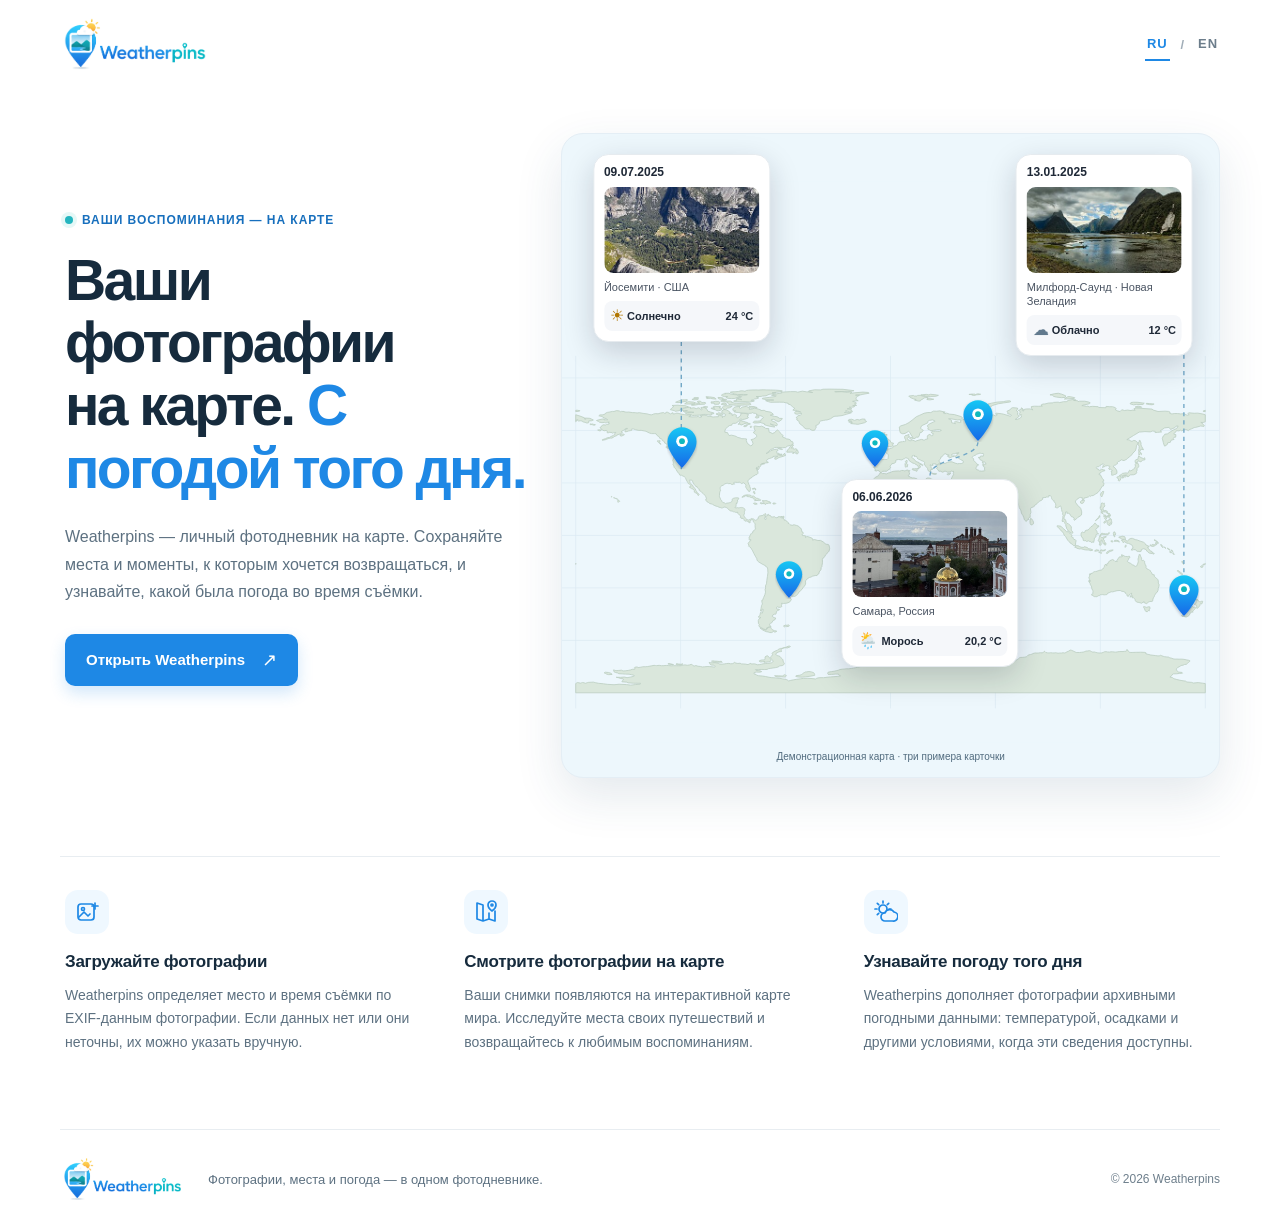
<file: index.html>
<!doctype html>
<html lang="ru">
<head>
  <meta charset="utf-8">
  <meta name="viewport" content="width=device-width, initial-scale=1">
  <meta name="theme-color" content="#ffffff">
  <meta name="description" content="Weatherpins — личный фотодневник на карте. Фотографии, места и погода в одном месте.">
  <link rel="canonical" href="https://weatherpins.ru/">
  <link rel="alternate" hreflang="ru" href="https://weatherpins.ru/">
  <link rel="alternate" hreflang="en" href="https://weatherpins.ru/en/">
  <link rel="alternate" hreflang="x-default" href="https://weatherpins.ru/">
  <link rel="icon" href="assets/images/favicon.ico">
  <link rel="stylesheet" href="assets/css/styles.css">
  <title>Weatherpins — фотографии, места и погода</title>
</head>
<body>
  <header class="site-header">
    <a class="brand" href="index.html" aria-label="Weatherpins — главная"><img src="assets/images/weatherpins-logo.png" alt="Weatherpins" width="150" height="60"></a>
    <nav class="language" aria-label="Выбор языка"><a class="active" href="index.html" lang="ru" aria-current="page">RU</a><span aria-hidden="true">/</span><a href="en/index.html" lang="en">EN</a></nav>
  </header>
  <main>
    <section class="hero" aria-labelledby="hero-title">
      <div class="hero-copy"><p class="eyebrow"><span class="eyebrow-dot"></span> Ваши воспоминания — на карте</p>
        <h1 id="hero-title">Ваши фотографии<br>на карте. <span>С погодой того дня.</span></h1>
        <p class="intro">Weatherpins — личный фотодневник на карте. Сохраняйте места и моменты, к которым хочется возвращаться, и узнавайте, какой была погода во время съёмки.</p>
        <a class="primary-button" href="https://weatherpins.pythonanywhere.com/photos/">Открыть Weatherpins <span aria-hidden="true">↗</span></a>
      </div>
      <figure class="map-card" aria-labelledby="map-caption">
        <div class="map-scene">
          <div class="map-geography" aria-hidden="true">
            <img class="map-base" src="assets/images/map-illustration.svg" alt="">
            <svg class="desktop-connectors" viewBox="0 0 960 820" fill="none" aria-hidden="true"><path d="M174.4 420.8V170M909.1 631.4V170M608 381.3C608 405 538 405 538 430"/></svg>
            <span class="geo-point point-yosemite" data-state="open" data-lon="-119.572" data-lat="37.728" style="--x:18.1695%;--y:51.3178%;--mobile-y:32.2868%" title="Йосемити, США"><img src="assets/images/map-pin.svg" alt=""></span>
            <span class="geo-point point-milford" data-state="open" data-lon="167.926" data-lat="-44.671" style="--x:94.7025%;--y:76.9977%;--mobile-y:69.8895%" title="Милфорд-Саунд, Новая Зеландия"><img src="assets/images/map-pin.svg" alt=""></span>
            <span class="geo-point point-samara" data-state="open" data-lon="50.1" data-lat="53.2" style="--x:63.3368%;--y:46.4959%;--mobile-y:25.2261%" title="Самара, Россия"><img src="assets/images/map-pin.svg" alt=""></span>
            <span class="geo-point point-lisbon" data-state="closed" data-lon="-9.139" data-lat="38.722" style="--x:47.5672%;--y:51.0080%;--mobile-y:31.8331%" title="Лиссабон"><img src="assets/images/map-pin.svg" alt=""></span>
            <span class="geo-point point-buenos-aires" data-state="closed" data-lon="-58.382" data-lat="-34.604" style="--x:34.4585%;--y:73.8603%;--mobile-y:65.2954%" title="Буэнос-Айрес"><img src="assets/images/map-pin.svg" alt=""></span>
          </div>
          <div class="demo-card demo-card-yosemite">
            <time datetime="2025-07-09">09.07.2025</time>
            <div class="demo-photo"><img src="assets/images/demo-yosemite.jpg" alt="Солнечная долина Йосемити, вид с Glacier Point" width="330" height="248"></div>
            <p class="demo-place">Йосемити · США</p>
            <div class="demo-weather"><span><span class="weather-symbol yosemite" aria-hidden="true">☀</span> Солнечно</span><strong>24 °C</strong></div>
          </div>
          <div class="demo-card demo-card-samara">
            <time datetime="2026-06-06T13:26">06.06.2026</time>
            <div class="demo-photo"><img src="assets/images/demo-samara.jpg" alt="Вид на самарский пивзавод и Волгу" width="600" height="360"></div>
            <p class="demo-place">Самара, Россия</p>
            <div class="demo-weather"><span><span class="weather-symbol samara" aria-hidden="true">🌦️</span> Морось</span><strong>20,2 °C</strong></div>
          </div>
          <div class="demo-card demo-card-milford">
            <time datetime="2025-01-13">13.01.2025</time>
            <div class="demo-photo"><img src="assets/images/demo-milford.jpg" alt="Облака над горами и водой Милфорд-Саунд" width="330" height="186"></div>
            <p class="demo-place">Милфорд-Саунд · Новая Зеландия</p>
            <div class="demo-weather"><span><span class="weather-symbol milford" aria-hidden="true">☁</span> Облачно</span><strong>12 °C</strong></div>
          </div>
        </div>
        <figcaption id="map-caption">Демонстрационная карта · три примера карточки<span class="visually-hidden">. Статическая иллюстрация отдельных состояний интерфейса. В приложении одновременно открыта одна карточка. Дата и погода Самары предоставлены владельцем; данные двух других карточек демонстрационные. Две другие точки: Лиссабон и Буэнос-Айрес.</span></figcaption>
      </figure>
    </section>
    <section class="features" aria-label="Возможности Weatherpins">
      <article class="feature"><div class="feature-icon" aria-hidden="true"><img src="assets/images/feature-photo.svg" alt="" width="24" height="24"></div><h2>Загружайте фотографии</h2><p>Weatherpins определяет место и время съёмки по EXIF-данным фотографии. Если данных нет или они неточны, их можно указать вручную.</p></article>
      <article class="feature"><div class="feature-icon" aria-hidden="true"><img src="assets/images/feature-map.svg" alt="" width="24" height="24"></div><h2>Смотрите фотографии на карте</h2><p>Ваши снимки появляются на интерактивной карте мира. Исследуйте места своих путешествий и возвращайтесь к любимым воспоминаниям.</p></article>
      <article class="feature"><div class="feature-icon" aria-hidden="true"><img src="assets/images/feature-weather.svg" alt="" width="24" height="24"></div><h2>Узнавайте погоду того дня</h2><p>Weatherpins дополняет фотографии архивными погодными данными: температурой, осадками и другими условиями, когда эти сведения доступны.</p></article>
    </section>
  </main>
  <footer class="site-footer"><a class="footer-brand" href="index.html" aria-label="Weatherpins — главная"><img src="assets/images/weatherpins-logo.png" alt="Weatherpins" width="125" height="50"></a><p>Фотографии, места и погода — в одном фотодневнике.</p><p class="footer-copyright">© 2026 Weatherpins</p></footer>
</body>
</html>
</file>
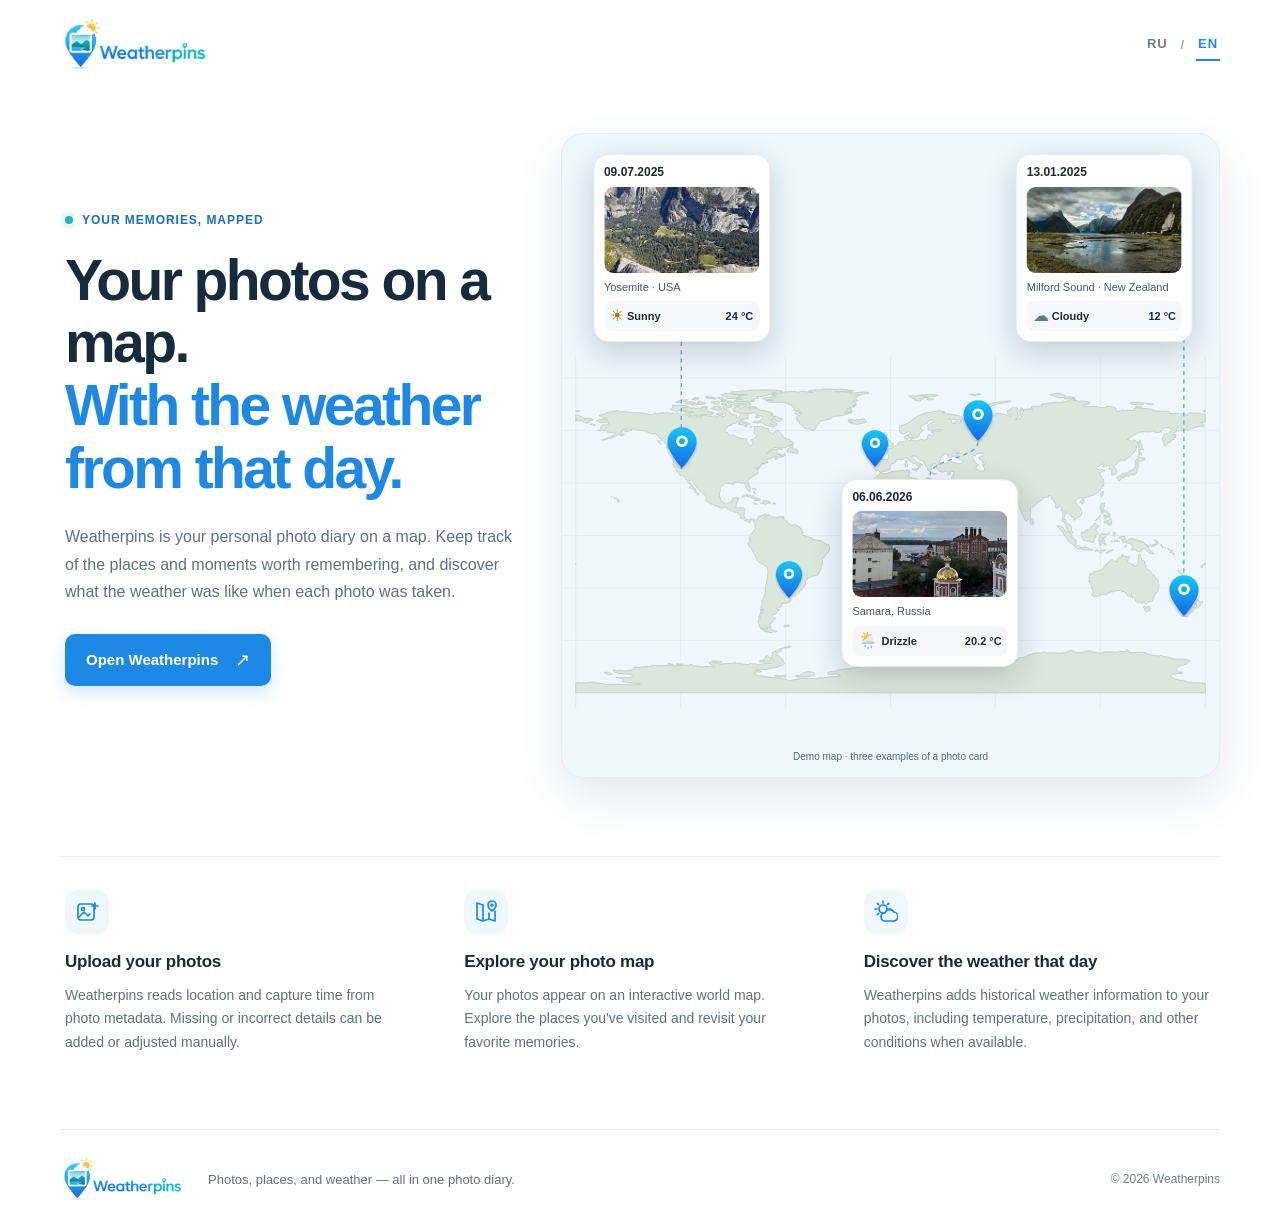
<file: en/index.html>
<!doctype html>
<html lang="en">
<head>
  <meta charset="utf-8">
  <meta name="viewport" content="width=device-width, initial-scale=1">
  <meta name="theme-color" content="#ffffff">
  <meta name="description" content="Weatherpins is your personal photo diary on a map. Photos, places, and weather together.">
  <link rel="canonical" href="https://weatherpins.ru/en/">
  <link rel="alternate" hreflang="ru" href="https://weatherpins.ru/">
  <link rel="alternate" hreflang="en" href="https://weatherpins.ru/en/">
  <link rel="alternate" hreflang="x-default" href="https://weatherpins.ru/">
  <link rel="icon" href="../assets/images/favicon.ico">
  <link rel="stylesheet" href="../assets/css/styles.css">
  <title>Weatherpins — photos, places, and weather</title>
</head>
<body>
  <header class="site-header">
    <a class="brand" href="index.html" aria-label="Weatherpins home"><img src="../assets/images/weatherpins-logo.png" alt="Weatherpins" width="150" height="60"></a>
    <nav class="language" aria-label="Language selection"><a href="../index.html" lang="ru">RU</a><span aria-hidden="true">/</span><a class="active" href="index.html" lang="en" aria-current="page">EN</a></nav>
  </header>
  <main>
    <section class="hero" aria-labelledby="hero-title">
      <div class="hero-copy"><p class="eyebrow"><span class="eyebrow-dot"></span> Your memories, mapped</p>
        <h1 id="hero-title">Your photos on a map.<br><span>With the weather from that day.</span></h1>
        <p class="intro">Weatherpins is your personal photo diary on a map. Keep track of the places and moments worth remembering, and discover what the weather was like when each photo was taken.</p>
        <a class="primary-button" href="https://weatherpins.pythonanywhere.com/photos/">Open Weatherpins <span aria-hidden="true">↗</span></a>
      </div>
      <figure class="map-card" aria-labelledby="map-caption">
        <div class="map-scene">
          <div class="map-geography" aria-hidden="true">
            <img class="map-base" src="../assets/images/map-illustration.svg" alt="">
            <svg class="desktop-connectors" viewBox="0 0 960 820" fill="none" aria-hidden="true"><path d="M174.4 420.8V170M909.1 631.4V170M608 381.3C608 405 538 405 538 430"/></svg>
            <span class="geo-point point-yosemite" data-state="open" data-lon="-119.572" data-lat="37.728" style="--x:18.1695%;--y:51.3178%;--mobile-y:32.2868%" title="Yosemite, USA"><img src="../assets/images/map-pin.svg" alt=""></span>
            <span class="geo-point point-milford" data-state="open" data-lon="167.926" data-lat="-44.671" style="--x:94.7025%;--y:76.9977%;--mobile-y:69.8895%" title="Milford Sound, New Zealand"><img src="../assets/images/map-pin.svg" alt=""></span>
            <span class="geo-point point-samara" data-state="open" data-lon="50.1" data-lat="53.2" style="--x:63.3368%;--y:46.4959%;--mobile-y:25.2261%" title="Samara, Russia"><img src="../assets/images/map-pin.svg" alt=""></span>
            <span class="geo-point point-lisbon" data-state="closed" data-lon="-9.139" data-lat="38.722" style="--x:47.5672%;--y:51.0080%;--mobile-y:31.8331%" title="Lisbon"><img src="../assets/images/map-pin.svg" alt=""></span>
            <span class="geo-point point-buenos-aires" data-state="closed" data-lon="-58.382" data-lat="-34.604" style="--x:34.4585%;--y:73.8603%;--mobile-y:65.2954%" title="Buenos Aires"><img src="../assets/images/map-pin.svg" alt=""></span>
          </div>
          <div class="demo-card demo-card-yosemite">
            <time datetime="2025-07-09">09.07.2025</time>
            <div class="demo-photo"><img src="../assets/images/demo-yosemite.jpg" alt="Sunlit Yosemite Valley from Glacier Point" width="330" height="248"></div>
            <p class="demo-place">Yosemite · USA</p>
            <div class="demo-weather"><span><span class="weather-symbol yosemite" aria-hidden="true">☀</span> Sunny</span><strong>24 °C</strong></div>
          </div>
          <div class="demo-card demo-card-samara">
            <time datetime="2026-06-06T13:26">06.06.2026</time>
            <div class="demo-photo"><img src="../assets/images/demo-samara.jpg" alt="View of the Samara brewery and the Volga River" width="600" height="360"></div>
            <p class="demo-place">Samara, Russia</p>
            <div class="demo-weather"><span><span class="weather-symbol samara" aria-hidden="true">🌦️</span> Drizzle</span><strong>20.2 °C</strong></div>
          </div>
          <div class="demo-card demo-card-milford">
            <time datetime="2025-01-13">13.01.2025</time>
            <div class="demo-photo"><img src="../assets/images/demo-milford.jpg" alt="Clouds over Milford Sound mountains and water" width="330" height="186"></div>
            <p class="demo-place">Milford Sound · New Zealand</p>
            <div class="demo-weather"><span><span class="weather-symbol milford" aria-hidden="true">☁</span> Cloudy</span><strong>12 °C</strong></div>
          </div>
        </div>
        <figcaption id="map-caption">Demo map · three examples of a photo card<span class="visually-hidden">. Static illustration of separate interface states. The app opens one card at a time. Samara's date and weather were provided by the project owner; the other two cards use demo data. The other two points are Lisbon and Buenos Aires.</span></figcaption>
      </figure>
    </section>
    <section class="features" aria-label="Weatherpins features">
      <article class="feature"><div class="feature-icon" aria-hidden="true"><img src="../assets/images/feature-photo.svg" alt="" width="24" height="24"></div><h2>Upload your photos</h2><p>Weatherpins reads location and capture time from photo metadata. Missing or incorrect details can be added or adjusted manually.</p></article>
      <article class="feature"><div class="feature-icon" aria-hidden="true"><img src="../assets/images/feature-map.svg" alt="" width="24" height="24"></div><h2>Explore your photo map</h2><p>Your photos appear on an interactive world map. Explore the places you've visited and revisit your favorite memories.</p></article>
      <article class="feature"><div class="feature-icon" aria-hidden="true"><img src="../assets/images/feature-weather.svg" alt="" width="24" height="24"></div><h2>Discover the weather that day</h2><p>Weatherpins adds historical weather information to your photos, including temperature, precipitation, and other conditions when available.</p></article>
    </section>
  </main>
  <footer class="site-footer"><a class="footer-brand" href="index.html" aria-label="Weatherpins home"><img src="../assets/images/weatherpins-logo.png" alt="Weatherpins" width="125" height="50"></a><p>Photos, places, and weather — all in one photo diary.</p><p class="footer-copyright">© 2026 Weatherpins</p></footer>
</body>
</html>
</file>
<file: assets/css/styles.css>
@charset "UTF-8";
:root{color-scheme:light;--blue:#1e88e5;--blue-dark:#176fbd;--ink:#162b3d;--muted:#5d7181;--line:#e8edf1;--pale:#eff8ff;--page:#fff;--shadow:0 18px 48px rgba(30,74,108,.12);font-family:Inter,"Segoe UI",Arial,sans-serif;font-synthesis:none;text-rendering:optimizeLegibility;-webkit-font-smoothing:antialiased}
*{box-sizing:border-box}
html{scroll-behavior:smooth}
body{margin:0;background:var(--page);color:var(--ink);min-width:320px}
a{color:inherit}
.site-header,main,.site-footer{width:min(1160px,calc(100% - 48px));margin-inline:auto}
.site-header{height:88px;display:flex;align-items:center;justify-content:space-between}
.brand,.footer-brand{display:inline-flex;align-items:center;text-decoration:none}
.brand img{display:block;width:150px;height:auto}
.language{display:flex;align-items:center;gap:11px;color:#a1aeb8;font-size:13px;font-weight:700;letter-spacing:.07em}
.language a{text-decoration:none;color:#6c7d8b;padding:8px 2px;border-bottom:2px solid transparent}
.language a:hover,.language a:focus-visible{color:var(--blue)}
.language a.active{color:var(--blue);border-color:var(--blue)}
.hero{display:grid;grid-template-columns:.83fr 1.17fr;align-items:center;gap:34px;padding:45px 0 78px;min-height:540px}
.hero-copy{padding:0 0 12px 5px}
.eyebrow{display:flex;align-items:center;gap:9px;margin:0 0 22px;color:var(--blue-dark);font-size:12px;font-weight:700;letter-spacing:.08em;text-transform:uppercase}
.eyebrow-dot{width:8px;height:8px;border-radius:50%;background:#24b5bf;box-shadow:0 0 0 4px #e5f8f7}
h1{max-width:550px;margin:0;color:var(--ink);font-size:clamp(38px,4.5vw,57px);line-height:1.1;letter-spacing:-.045em;font-weight:720}
h1 span{color:var(--blue)}
.intro{max-width:480px;margin:24px 0 28px;color:var(--muted);font-size:16px;line-height:1.72}
.primary-button{display:inline-flex;min-height:52px;align-items:center;gap:17px;padding:0 21px;border-radius:10px;background:var(--blue);box-shadow:0 7px 16px rgba(30,136,229,.2);color:white;text-decoration:none;font-weight:700;font-size:15px;transition:background .16s ease,transform .16s ease}
.primary-button:hover{background:var(--blue-dark);transform:translateY(-1px)}
.primary-button:focus-visible,.language a:focus-visible,.brand:focus-visible,.footer-brand:focus-visible{outline:3px solid #89c9fb;outline-offset:4px}
.primary-button span{font-size:18px;font-weight:400}
/* Static examples of three separate popup states; no map interaction. */
.map-card{position:relative;margin:0;border:1px solid #e4eef5;border-radius:22px;background:#edf7fc;box-shadow:var(--shadow);overflow:hidden}
.map-scene{position:relative;aspect-ratio:960/900}
.map-geography{position:absolute;inset:40px 0 0}
.map-base{display:block;width:100%;height:100%;object-fit:fill}
.geo-point{position:absolute;left:var(--x);top:var(--y);width:28px;height:39px;transform:translate(-50%,-100%)}
.geo-point img{display:block;width:100%;height:100%}
.geo-point[data-state="open"]{width:31px;height:43px}
.demo-card{position:absolute;z-index:1;width:clamp(140px,27%,180px);padding:10px;border:1px solid #e6ebef;border-radius:15px;background:#fff;box-shadow:0 10px 30px rgba(15,23,42,.18);font-size:12px;line-height:1.3}
.demo-card::after{display:none;content:"";position:absolute;left:calc(50% - 7px);bottom:-7px;width:14px;height:14px;transform:rotate(45deg);background:#fff;border-right:1px solid #e6ebef;border-bottom:1px solid #e6ebef}
.demo-card-yosemite{left:18.17%;top:20px;transform:translateX(-50%)}
.demo-card-milford{left:94.7025%;top:20px;transform:translateX(-95%)}
.demo-card-samara{left:56%;top:56%;transform:translateX(-50%)}
.demo-card-milford::after{left:calc(95% - 7px)}
.demo-card time{display:block;margin-bottom:6px;font-weight:700;color:#1f2937}
.demo-photo{border-radius:9px;background:#f1f3f5;overflow:hidden}
.demo-photo img{display:block;width:100%;height:86px;object-fit:cover}
.demo-place{margin:7px 0;color:#4b5563;font-size:11px;font-weight:500;line-height:1.3}
.demo-weather{display:flex;align-items:center;justify-content:space-between;gap:5px;padding:7px 6px;border-radius:8px;background:#f5f7fa;color:#1f2937;font-size:11px;font-weight:600;white-space:nowrap}
.weather-symbol{font-size:16px;line-height:1;vertical-align:-1px}
.weather-symbol.yosemite{color:#b17600}.weather-symbol.milford,.weather-symbol.samara{color:#61798d}
.map-card figcaption{position:relative;padding:0 12px 13px;color:#526c7f;font-size:10px;text-align:center;line-height:1.4}
.desktop-connectors{position:absolute;inset:0;width:100%;height:100%;stroke:#72a8c7;stroke-width:2;stroke-dasharray:6 6}
.visually-hidden{position:absolute;width:1px;height:1px;padding:0;margin:-1px;overflow:hidden;clip-path:inset(50%);white-space:nowrap;border:0}
.features{display:grid;grid-template-columns:repeat(3,1fr);gap:38px;padding:33px 0 74px;border-top:1px solid var(--line)}
.feature{padding:0 10px 0 5px}
.feature-icon{width:44px;height:44px;display:grid;place-items:center;margin-bottom:17px;border-radius:13px;background:var(--pale);color:var(--blue)}
.feature-icon img{display:block;width:24px;height:24px}
.feature h2{margin:0 0 10px;font-size:17px;line-height:1.35;letter-spacing:-.015em}
.feature p{margin:0;color:var(--muted);font-size:14px;line-height:1.7}
.site-footer{border-top:1px solid var(--line);padding:24px 0 22px;display:grid;grid-template-columns:auto 1fr auto;align-items:center;column-gap:23px}
.footer-brand img{display:block;width:125px;height:auto}
.site-footer>p{margin:0;color:var(--muted);font-size:13px}
.site-footer .footer-copyright{color:#6e7f8c;font-size:12px;white-space:nowrap}
@media(max-width:1000px){.hero{grid-template-columns:1fr;gap:34px;padding:36px 0 60px}.hero-copy{max-width:650px}.map-card{width:min(100%,720px);margin-inline:auto}.features{gap:24px}.feature{padding-right:0}}
@media(max-width:600px){
  .site-header,main,.site-footer{width:calc(100% - 36px)}
  .site-header{height:75px}.brand img{width:128px}
  .hero{padding:27px 0 48px;gap:28px;min-height:auto}.hero-copy{padding-left:0}
  .eyebrow{margin-bottom:17px;font-size:10px}
  h1{font-size:clamp(35px,10vw,47px);letter-spacing:-.04em}
  .intro{margin:18px 0 23px;font-size:15px;line-height:1.65}.primary-button{min-height:50px}
  .map-card{width:100%;max-width:394px;border-radius:15px}
  .map-scene{display:grid;gap:10px;padding:12px;aspect-ratio:auto}
  /* Crop the existing SVG's desktop padding, preserving its geographic proportions. */
  .map-geography{position:relative;inset:auto;width:calc(100% + 24px);margin:-12px -12px 0;aspect-ratio:960/560;overflow:hidden}
  .map-base{position:absolute;top:-42.857143%;width:100%;height:146.428571%;object-fit:fill}
  .desktop-connectors{display:none}
  .geo-point,.geo-point[data-state="open"]{top:var(--mobile-y);width:22px;height:31px}
  .demo-card,.demo-card-yosemite,.demo-card-samara,.demo-card-milford{position:static;inset:auto;transform:none;width:100%;display:grid;grid-template-columns:80px minmax(0,1fr);gap:4px 10px;padding:10px;font-size:12px;box-shadow:0 4px 12px rgba(15,23,42,.09)}
  .demo-card time{grid-column:2;margin:0;align-self:end}
  .demo-photo{grid-column:1;grid-row:1/4;align-self:stretch}
  .demo-photo img{width:100%;height:100%;min-height:86px;object-fit:cover}
  .demo-place{grid-column:2;margin:0;font-size:12px;align-self:center}
  .demo-weather{grid-column:2;align-self:start;padding:6px;font-size:11px}
  .map-card figcaption{padding:2px 12px 14px;font-size:10px}
  .features{grid-template-columns:1fr;gap:27px;padding:28px 0 43px}
  .feature{display:grid;grid-template-columns:46px 1fr;column-gap:13px;align-items:start}
  .feature-icon{grid-row:1/3;margin:0}.feature h2{margin:1px 0 6px;font-size:16px}.feature p{font-size:13px;line-height:1.6}
  .site-footer{grid-template-columns:auto 1fr;column-gap:14px;padding-top:20px}
  .footer-brand img{width:100px}.site-footer>p{font-size:11px;line-height:1.5}
  .site-footer .footer-copyright{grid-column:1/-1;margin-top:15px;font-size:11px}
}
@media(prefers-reduced-motion:reduce){html{scroll-behavior:auto}*,*::before,*::after{transition-duration:.01ms!important;scroll-behavior:auto!important}}
</file>
